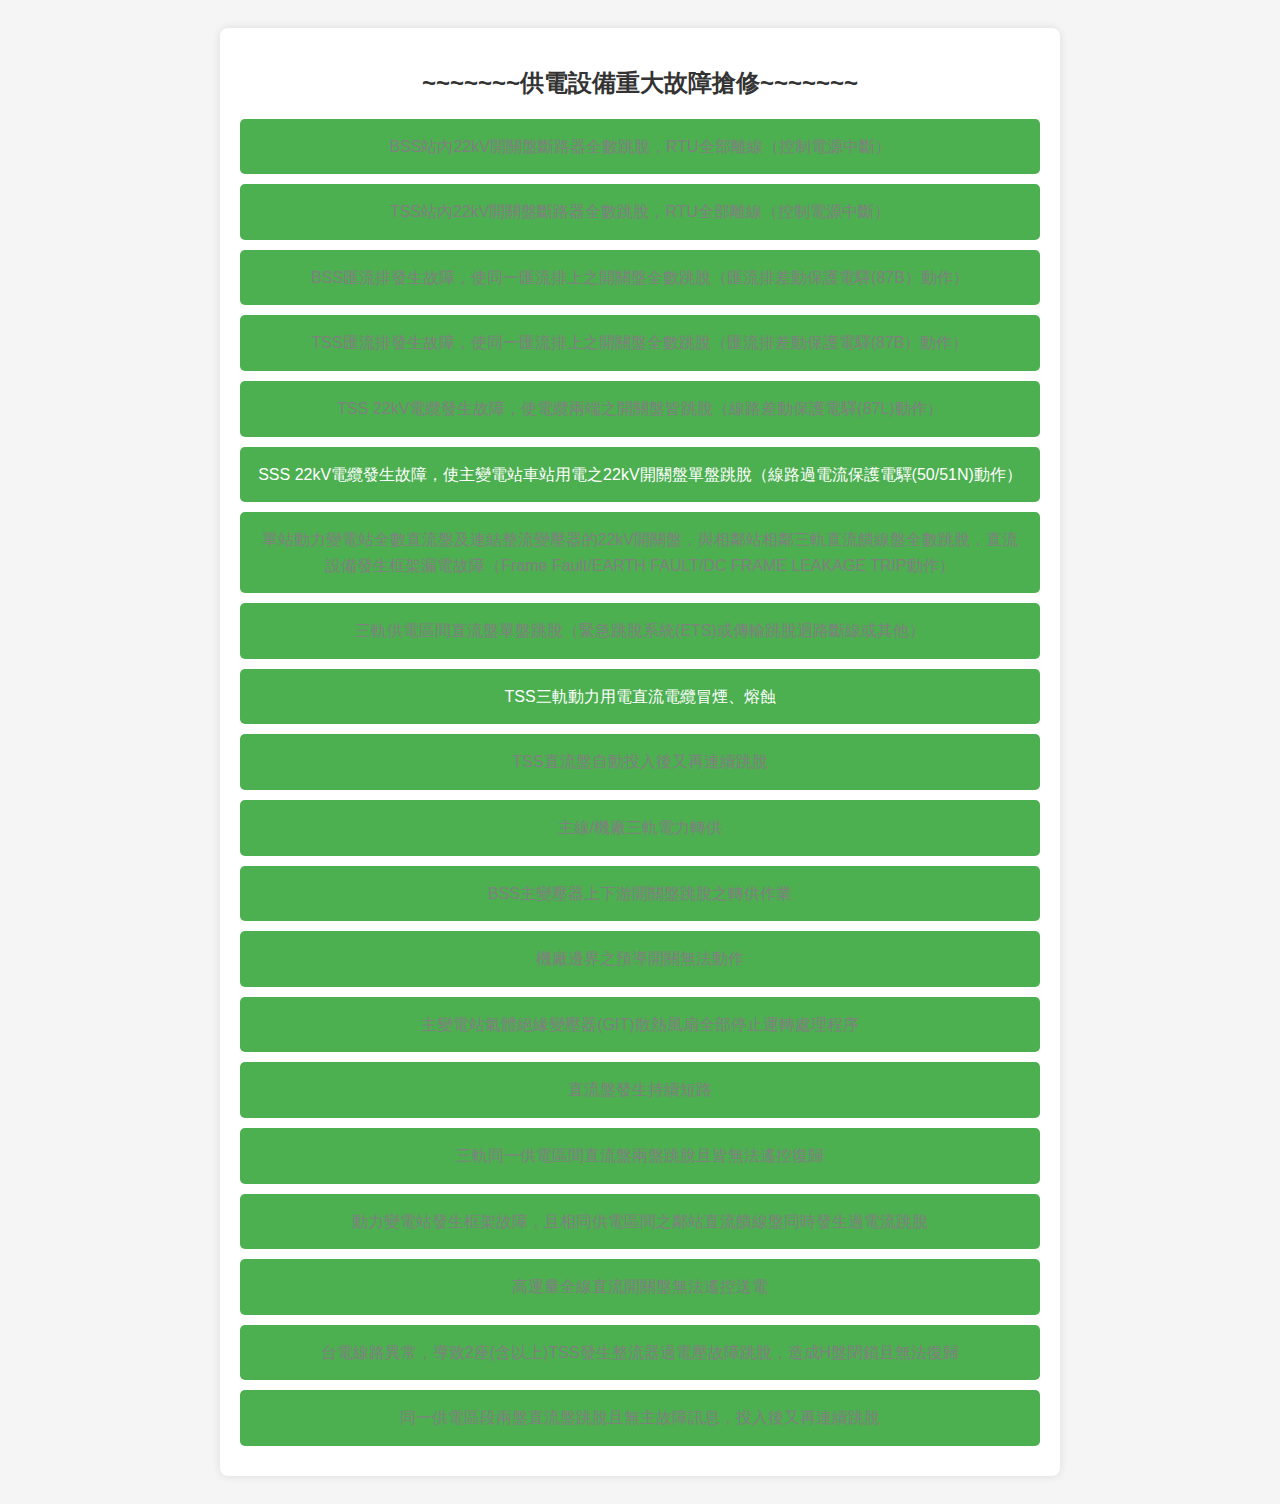
<file: index.html>
<!DOCTYPE html>
<html lang="en">
  <head>
    <meta charset="UTF-8" />
    <meta name="viewport" content="width=device-width, initial-scale=1.0" />
    <title>供電設備重大故障搶修工作說明書</title>
    <style>
      body {
        font-family: Arial, sans-serif;
        line-height: 1.6;
        padding: 20px;
        background-color: #f5f5f5;
      }
      h1 {
        font-size: 24px;
        color: #333;
        text-align: center;
      }
      .button {
        display: block;
        margin: 10px 0;
        padding: 15px;
        background-color: #4caf50;
        color: white;
        text-align: center;
        text-decoration: none;
        font-size: 16px;
        border-radius: 5px;
        cursor: pointer;
        transition: background-color 0.3s ease;
      }
      .button:hover {
        background-color: #45a049;
      }
      .container {
        max-width: 800px;
        margin: 0 auto;
        background: #fff;
        padding: 20px;
        border-radius: 8px;
        box-shadow: 0 0 10px rgba(0, 0, 0, 0.1);
      }
      .hidden {
        color: gray;
      }
    </style>
  </head>
  <body>
    <div class="container">
      <h1>~~~~~~~供電設備重大故障搶修~~~~~~~</h1>
      <a href="./page/1.html" class="button hidden"
        >BSS站內22kV開關盤斷路器全數跳脫，RTU全部離線（控制電源中斷）</a
      >
      <a href="./page/2.html" class="button hidden"
        >TSS站內22kV開關盤斷路器全數跳脫，RTU全部離線（控制電源中斷）</a
      >
      <a href="./page/3.html" class="button hidden"
        >BSS匯流排發生故障，使同一匯流排上之開關盤全數跳脫（匯流排差動保護電驛(87B）動作）</a
      >
      <a href="./page/4.html" class="button hidden"
        >TSS匯流排發生故障，使同一匯流排上之開關盤全數跳脫（匯流排差動保護電驛(87B）動作）</a
      >
      <a href="./page/5.html" class="button hidden"
        >TSS
        22kV電纜發生故障，使電纜兩端之開關盤皆跳脫（線路差動保護電驛(87L)動作）</a
      >
      <a href="./page/6.html" class="button"
        >SSS
        22kV電纜發生故障，使主變電站車站用電之22kV開關盤單盤跳脫（線路過電流保護電驛(50/51N)動作）</a
      >
      <a href="./page/7.html" class="button hidden"
        >單站動力變電站全數直流盤及連結整流變壓器的22kV開關盤，與相鄰站相鄰三軌直流饋線盤全數跳脫，直流設備發生框架漏電故障（Frame
        Fault/EARTH FAULT/DC FRAME LEAKAGE TRIP動作）</a
      >
      <a href="./page/8.html" class="button hidden"
        >三軌供電區間直流盤單盤跳脫（緊急跳脫系統(ETS)或傳輸跳脫迴路斷線或其他）</a
      >
      <a href="./page/9.html" class="button"
        >TSS三軌動力用電直流電纜冒煙、熔蝕</a
      >
      <a href="./page/10.html" class="button hidden"
        >TSS直流盤自動投入後又再連續跳脫</a
      >
      <a href="./page/11.html" class="button hidden">主線/機廠三軌電力轉供</a>
      <a href="./page/12.html" class="button hidden"
        >BSS主變壓器上下游開關盤跳脫之轉供作業</a
      >
      <a href="./page/13.html" class="button hidden"
        >機廠邊界之預導開關無法動作</a
      >
      <a href="./page/14.html" class="button hidden"
        >主變電站氣體絕緣變壓器(GIT)散熱風扇全部停止運轉處理程序</a
      >
      <a href="./page/15.html" class="button hidden">直流盤發生持續短路</a>
      <a href="./page/16.html" class="button hidden"
        >三軌同一供電區間直流盤兩盤跳脫且皆無法遙控復歸</a
      >
      <a href="./page/17.html" class="button hidden"
        >動力變電站發生框架故障，且相同供電區間之鄰站直流饋線盤同時發生過電流跳脫</a
      >
      <a href="./page/18.html" class="button hidden"
        >高運量全線直流開關盤無法遙控送電</a
      >
      <a href="./page/19.html" class="button hidden"
        >台電線路異常，導致2座(含以上)TSS發生整流器過電壓故障跳脫，造成H盤閉鎖且無法復歸</a
      >
      <a href="./page/20.html" class="button hidden"
        >同一供電區段兩盤直流盤跳脫且無主故障訊息，投入後又再連續跳脫</a
      >
    </div>
  </body>
</html>
</file>
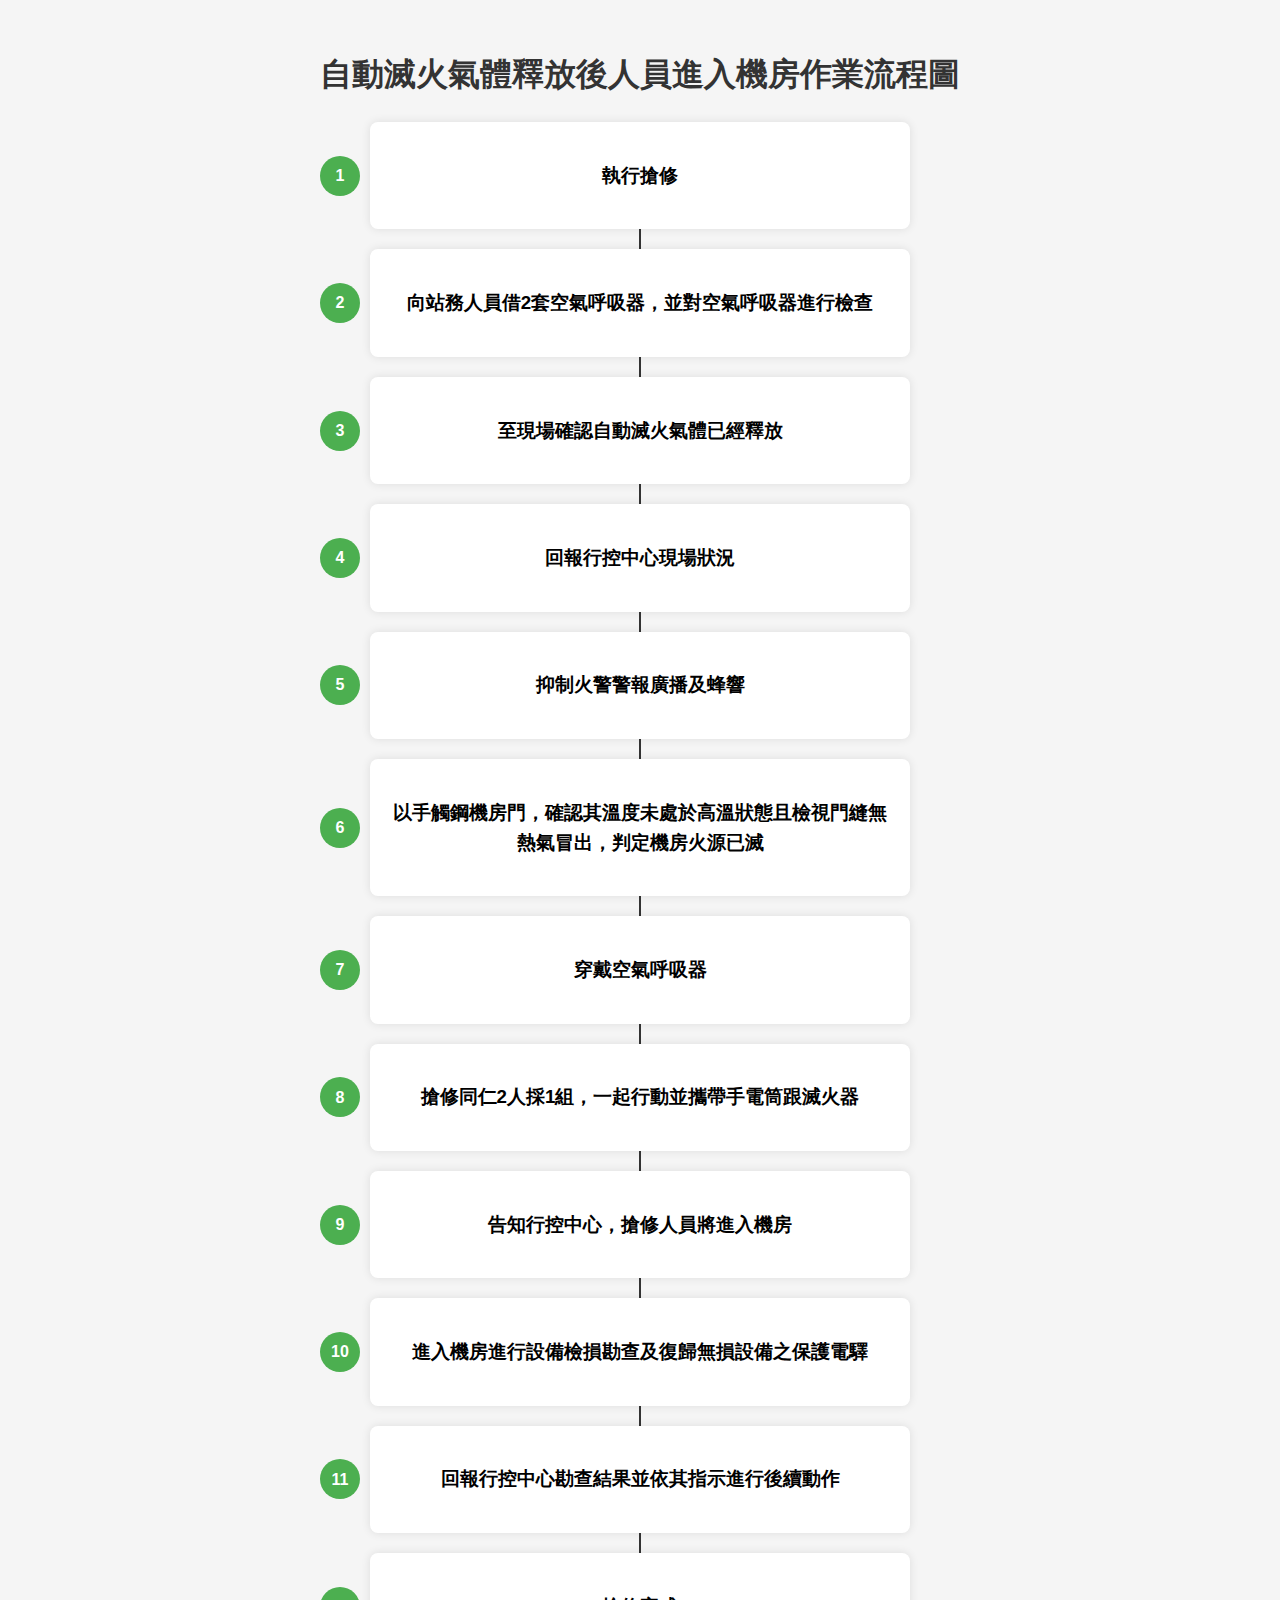
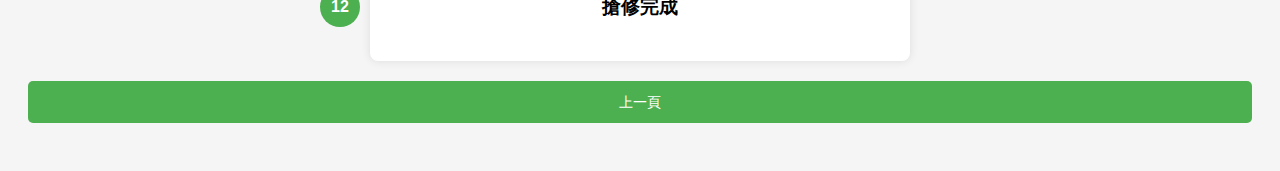
<file: appendix/3app.html>
<!DOCTYPE html>
<html lang="en">
  <head>
    <meta charset="UTF-8" />
    <meta name="viewport" content="width=device-width, initial-scale=1.0" />
    <title>自動滅火氣體釋放後人員進入機房作業流程圖</title>
    <link rel="stylesheet" href="appStyles.css" />
  </head>
  <body>
    <h1>自動滅火氣體釋放後人員進入機房作業流程圖</h1>
    <div class="flowchart">
      <div class="step">
        <div class="step-number">1</div>
        <h3>執行搶修</h3>
      </div>
      <div class="step">
        <div class="step-number">2</div>
        <h3>向站務人員借2套空氣呼吸器，並對空氣呼吸器進行檢查</h3>
      </div>
      <div class="step">
        <div class="step-number">3</div>
        <h3>至現場確認自動滅火氣體已經釋放</h3>
      </div>
      <div class="step">
        <div class="step-number">4</div>
        <h3>回報行控中心現場狀況</h3>
      </div>
      <div class="step">
        <div class="step-number">5</div>
        <h3>抑制火警警報廣播及蜂響</h3>
      </div>
      <div class="step">
        <div class="step-number">6</div>
        <h3>
          以手觸鋼機房門，確認其溫度未處於高溫狀態且檢視門縫無熱氣冒出，判定機房火源已滅
        </h3>
      </div>
      <div class="step">
        <div class="step-number">7</div>
        <h3>穿戴空氣呼吸器</h3>
      </div>
      <div class="step">
        <div class="step-number">8</div>
        <h3>搶修同仁2人採1組，一起行動並攜帶手電筒跟滅火器</h3>
      </div>
      <div class="step">
        <div class="step-number">9</div>
        <h3>告知行控中心，搶修人員將進入機房</h3>
      </div>
      <div class="step">
        <div class="step-number">10</div>
        <h3>進入機房進行設備檢損勘查及復歸無損設備之保護電驛</h3>
      </div>
      <div class="step">
        <div class="step-number">11</div>
        <h3>回報行控中心勘查結果並依其指示進行後續動作</h3>
      </div>
      <div class="step">
        <div class="step-number">12</div>
        <h3>搶修完成</h3>
      </div>
    </div>
    <a href="../flowChart/6fc.html" class="button">上一頁</a>
  </body>
</html>
</file>
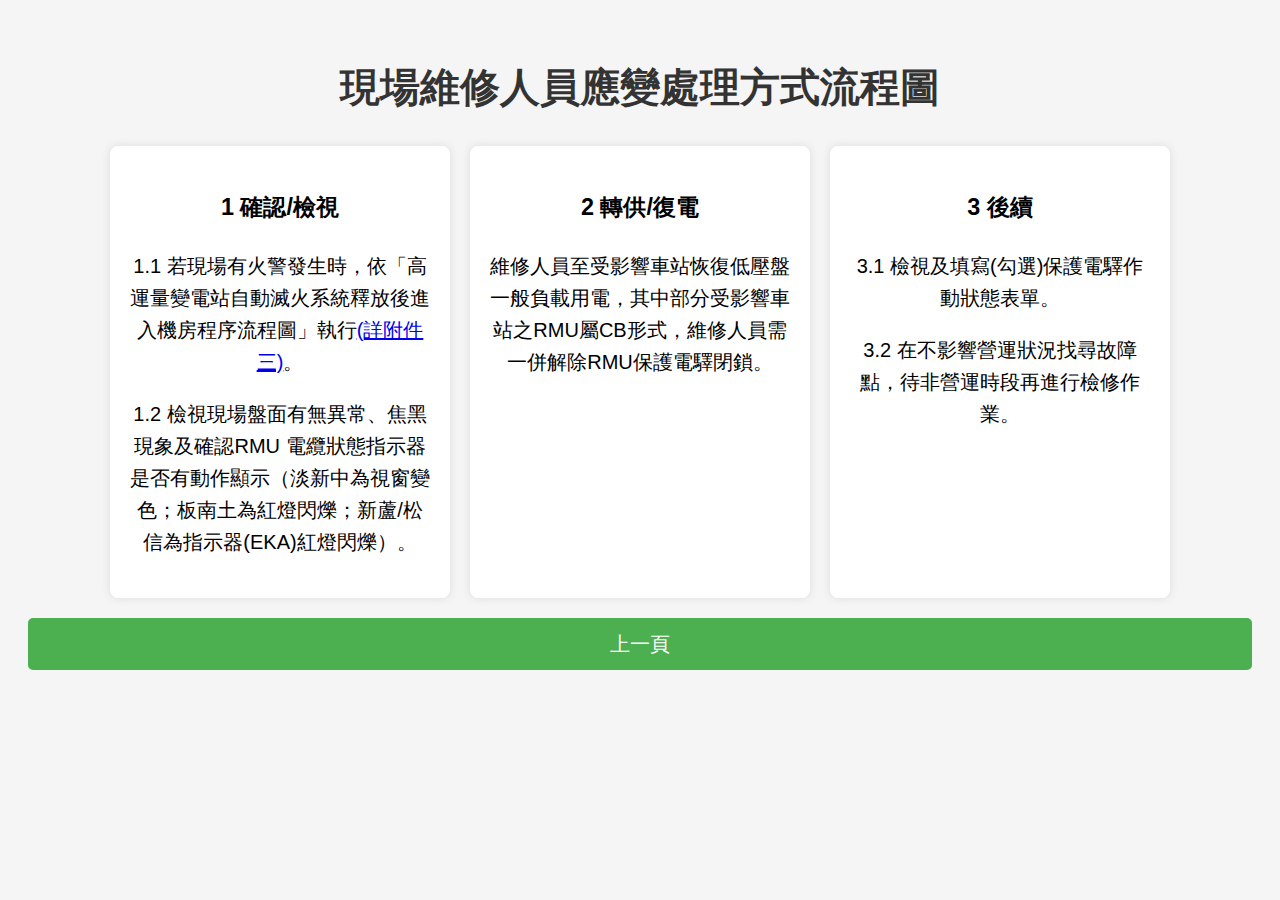
<file: flowChart/6fc.html>
<!DOCTYPE html>
<html lang="en">
  <head>
    <meta charset="UTF-8" />
    <meta name="viewport" content="width=device-width, initial-scale=1.0" />
    <title>現場維修人員應變處理方式流程圖</title>
    <link rel="stylesheet" href="stylesFC.css" />
  </head>
  <body>
    <h1>現場維修人員應變處理方式流程圖</h1>
    <div class="flowchart">
      <div class="step">
        <h3>1 確認/檢視</h3>
        <p>
          1.1
          若現場有火警發生時，依「高運量變電站自動滅火系統釋放後進入機房程序流程圖」執行<a
            href="../appendix/3app.html"
            >(詳附件三)</a
          >。
        </p>
        <p>
          1.2 檢視現場盤面有無異常、焦黑現象及確認RMU
          電纜狀態指示器是否有動作顯示（淡新中為視窗變色；板南土為紅燈閃爍；新蘆/松信為指示器(EKA)紅燈閃爍）。
        </p>
      </div>
      <div class="step">
        <h3>2 轉供/復電</h3>
        <p>
          維修人員至受影響車站恢復低壓盤一般負載用電，其中部分受影響車站之RMU屬CB形式，維修人員需一併解除RMU保護電驛閉鎖。
        </p>
      </div>
      <div class="step">
        <h3>3 後續</h3>
        <p>3.1 檢視及填寫(勾選)保護電驛作動狀態表單。</p>
        <p>3.2 在不影響營運狀況找尋故障點，待非營運時段再進行檢修作業。</p>
      </div>
    </div>
    <a href="../page/6.html" class="button">上一頁</a>
  </body>
</html>
</file>
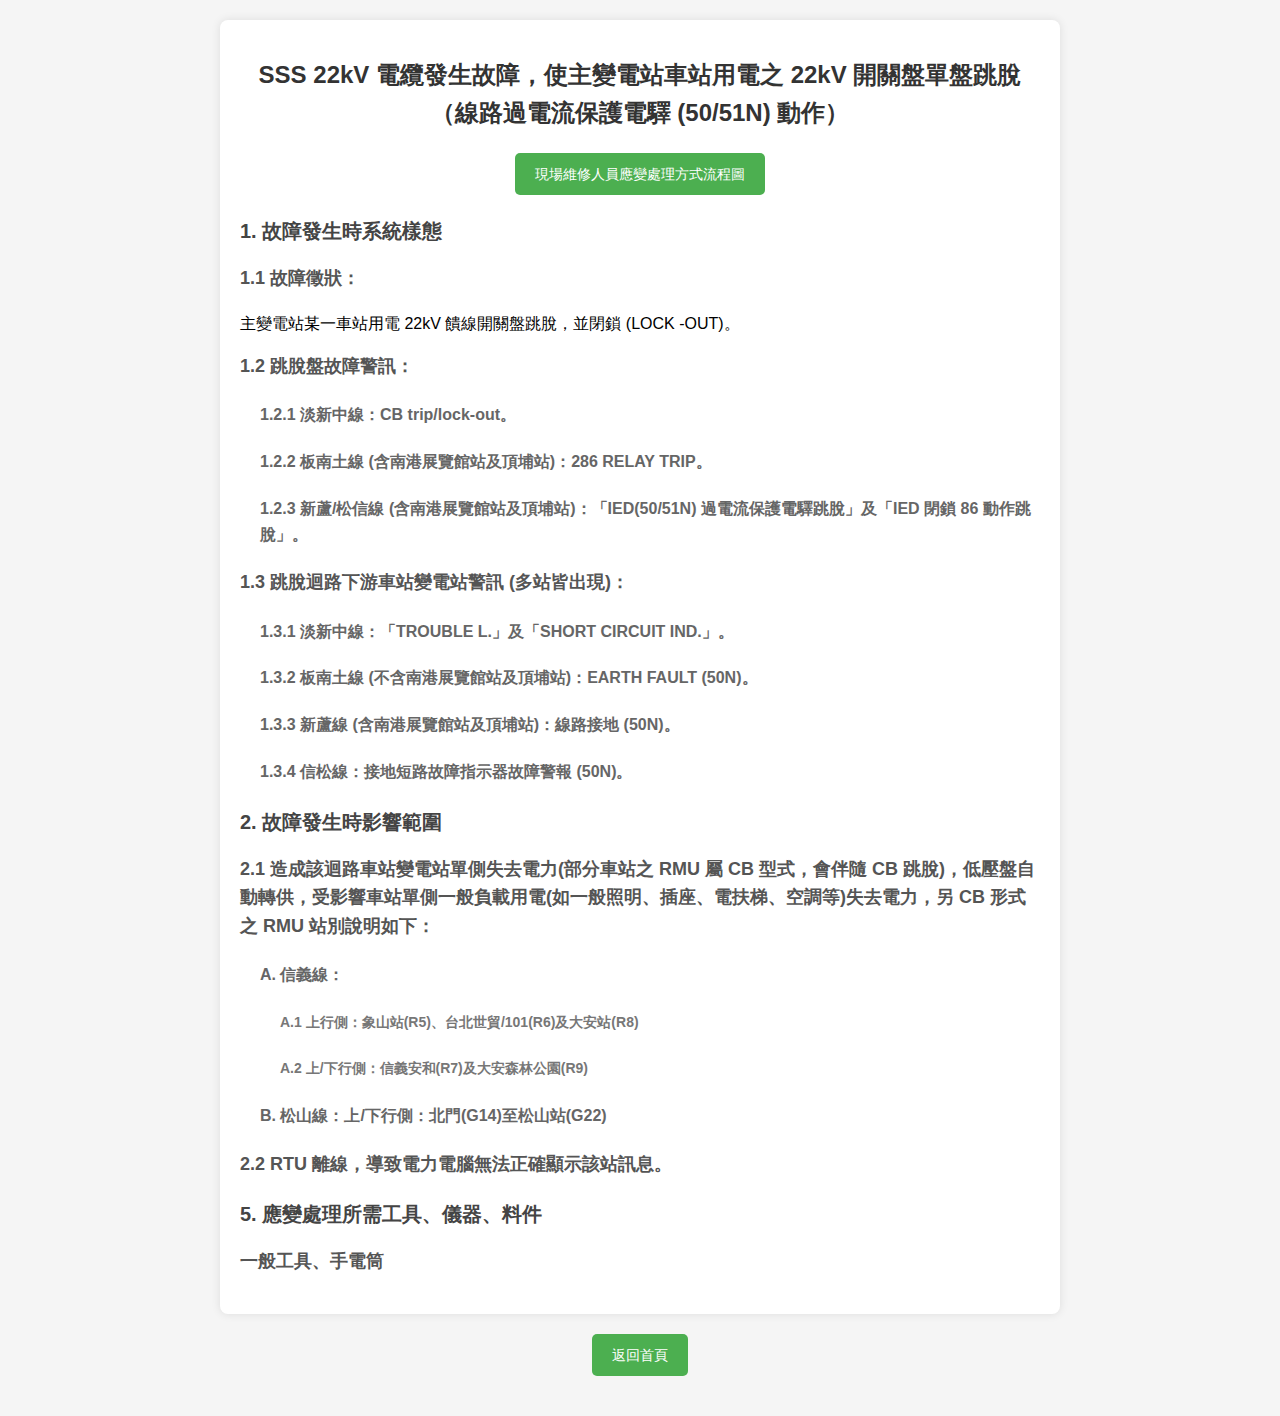
<file: page/6.html>
<!DOCTYPE html>
<html lang="en">
  <head>
    <meta charset="UTF-8" />
    <meta name="viewport" content="width=device-width, initial-scale=1.0" />
    <title>SSS 22kV 電纜故障報告</title>
    <link rel="stylesheet" href="stylesPages.css" />
  </head>
  <body>
    <div class="content">
      <h1>
        SSS 22kV 電纜發生故障，使主變電站車站用電之 22kV
        開關盤單盤跳脫（線路過電流保護電驛 (50/51N) 動作）
      </h1>
      <a href="../flowChart/6fc.html" class="top-button">
        現場維修人員應變處理方式流程圖
      </a>
      <h2>1. 故障發生時系統樣態</h2>

      <h3>1.1 故障徵狀：</h3>
      <p>主變電站某一車站用電 22kV 饋線開關盤跳脫，並閉鎖 (LOCK -OUT)。</p>

      <h3>1.2 跳脫盤故障警訊：</h3>
      <h4>1.2.1 淡新中線：CB trip/lock-out。</h4>
      <h4>1.2.2 板南土線 (含南港展覽館站及頂埔站)：286 RELAY TRIP。</h4>
      <h4>
        1.2.3 新蘆/松信線 (含南港展覽館站及頂埔站)：「IED(50/51N)
        過電流保護電驛跳脫」及「IED 閉鎖 86 動作跳脫」。
      </h4>

      <h3>1.3 跳脫迴路下游車站變電站警訊 (多站皆出現)：</h3>
      <h4>1.3.1 淡新中線：「TROUBLE L.」及「SHORT CIRCUIT IND.」。</h4>
      <h4>1.3.2 板南土線 (不含南港展覽館站及頂埔站)：EARTH FAULT (50N)。</h4>
      <h4>1.3.3 新蘆線 (含南港展覽館站及頂埔站)：線路接地 (50N)。</h4>
      <h4>1.3.4 信松線：接地短路故障指示器故障警報 (50N)。</h4>

      <h2>2. 故障發生時影響範圍</h2>
      <h3>
        2.1 造成該迴路車站變電站單側失去電力(部分車站之 RMU 屬 CB 型式，會伴隨
        CB
        跳脫)，低壓盤自動轉供，受影響車站單側一般負載用電(如一般照明、插座、電扶梯、空調等)失去電力，另
        CB 形式之 RMU 站別說明如下：
      </h3>
      <h4>A. 信義線：</h4>
      <h5>A.1 上行側：象山站(R5)、台北世貿/101(R6)及大安站(R8)</h5>
      <h5>A.2 上/下行側：信義安和(R7)及大安森林公園(R9)</h5>
      <h4>B. 松山線：上/下行側：北門(G14)至松山站(G22)</h4>
      <h3>2.2 RTU 離線，導致電力電腦無法正確顯示該站訊息。</h3>

      <h2>5. 應變處理所需工具、儀器、料件</h2>
      <h3>一般工具、手電筒</h3>
    </div>
    <a href="../index.html" class="bottom-button">返回首頁</a>
  </body>
</html>
</file>
<file: appendix/appStyles.css>
body {
  font-family: Arial, sans-serif;
  line-height: 1.6;
  padding: 20px;
  background-color: #f5f5f5;
}
h1 {
  text-align: center;
  color: #333;
}
.flowchart {
  display: flex;
  flex-direction: column;
  align-items: center;
  gap: 20px;
  margin-top: 20px;
}
.step {
  background: #fff;
  padding: 20px;
  border-radius: 8px;
  box-shadow: 0 0 10px rgba(0, 0, 0, 0.1);
  width: 90%;
  max-width: 500px;
  text-align: center;
  position: relative;
}
.step::after {
  content: "";
  position: absolute;
  top: 100%;
  left: 50%;
  width: 2px;
  height: 20px;
  background: #333;
  transform: translateX(-50%);
}
.step:last-child::after {
  display: none;
}
.step-number {
  position: absolute;
  top: 50%;
  left: -50px;
  transform: translateY(-50%);
  background: #4caf50;
  color: white;
  width: 40px;
  height: 40px;
  border-radius: 50%;
  display: flex;
  justify-content: center;
  align-items: center;
  font-weight: bold;
}
.button {
  display: block;
  margin: 20px auto;
  padding: 10px 20px;
  background-color: #4caf50;
  color: white;
  text-decoration: none;
  border-radius: 5px;
  text-align: center;
  font-size: 14px;
  cursor: pointer;
}
.button:hover {
  background-color: #45a049;
}
</file>
<file: flowChart/stylesFC.css>
body {
  font-family: Arial, sans-serif;
  line-height: 1.6;
  padding: 20px;
  background-color: #f5f5f5;
  font-size: 20px;
}
h1 {
  text-align: center;
  color: #333;
}
.flowchart {
  display: flex;
  justify-content: center;
  flex-wrap: wrap;
  gap: 20px;
  margin-bottom: 20px;
}
.step {
  background: #fff;
  padding: 20px;
  border-radius: 8px;
  box-shadow: 0 0 10px rgba(0, 0, 0, 0.1);
  width: 300px;
  text-align: center;
  position: relative;
}
.button {
  display: block;
  margin: 20px auto;
  padding: 10px 20px;
  background-color: #4caf50;
  color: white;
  text-decoration: none;
  border-radius: 5px;
  text-align: center;
  font-size: 20px;
  cursor: pointer;
}
.button:hover {
  background-color: #45a049;
}
</file>
<file: page/stylesPages.css>
body {
  font-family: Arial, sans-serif;
  line-height: 1.6;
  padding: 20px;
  background-color: #f5f5f5;
  margin: 0;
}
.content {
  max-width: 800px;
  margin: 0 auto;
  background: #fff;
  padding: 20px;
  border-radius: 8px;
  box-shadow: 0 0 10px rgba(0, 0, 0, 0.1);
}
h1 {
  font-size: 24px;
  color: #333;
  text-align: center;
}
h2 {
  font-size: 20px;
  color: #444;
  margin-top: 20px;
}
h3 {
  font-size: 18px;
  color: #555;
  margin-top: 15px;
}
h4 {
  font-size: 16px;
  color: #666;
  margin-left: 20px;
}
h5 {
  font-size: 14px;
  color: #777;
  margin-left: 40px;
}
.top-button,
.bottom-button {
  display: block;
  width: fit-content;
  margin: 20px auto;
  padding: 10px 20px;
  background-color: #4caf50;
  color: white;
  text-decoration: none;
  border-radius: 5px;
  text-align: center;
  font-size: 14px;
  cursor: pointer;
  text-align: center;
}
.top-button:hover,
.bottom-button:hover {
  background-color: #45a049;
}
</file>
